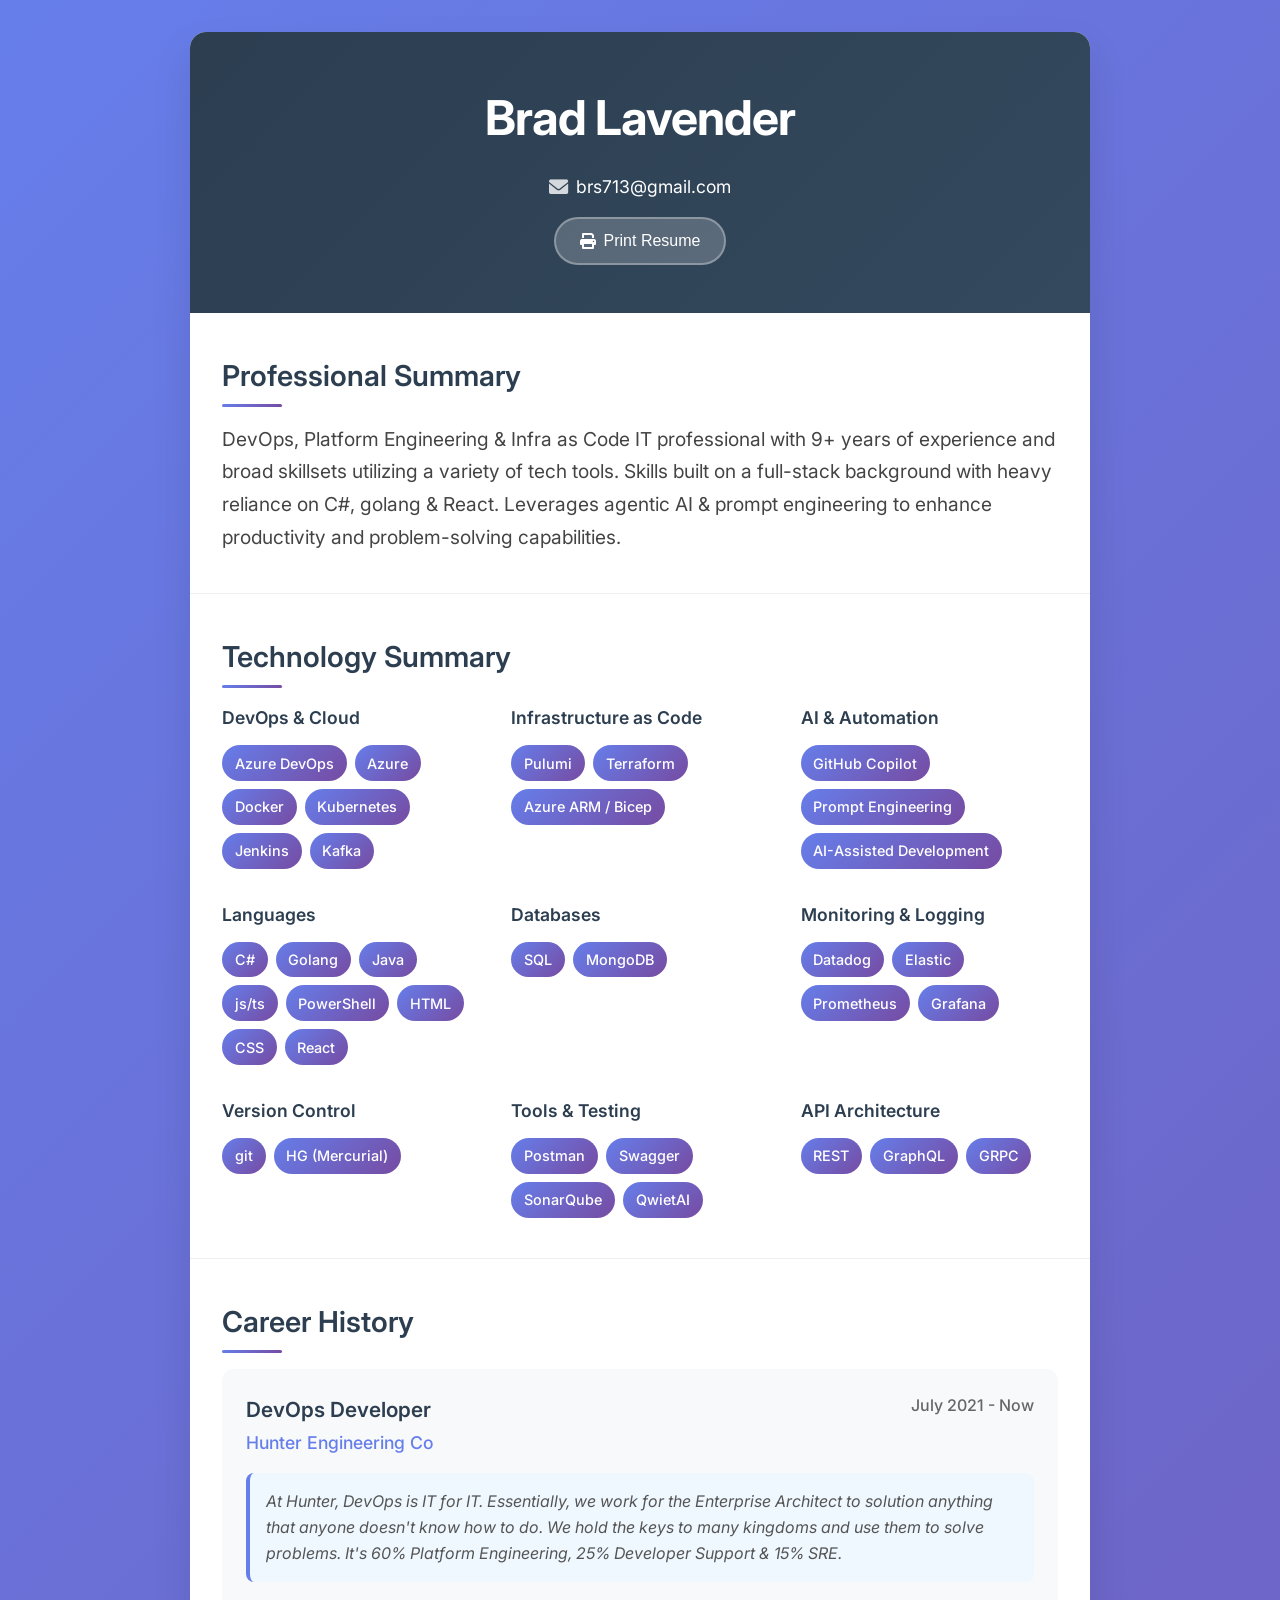
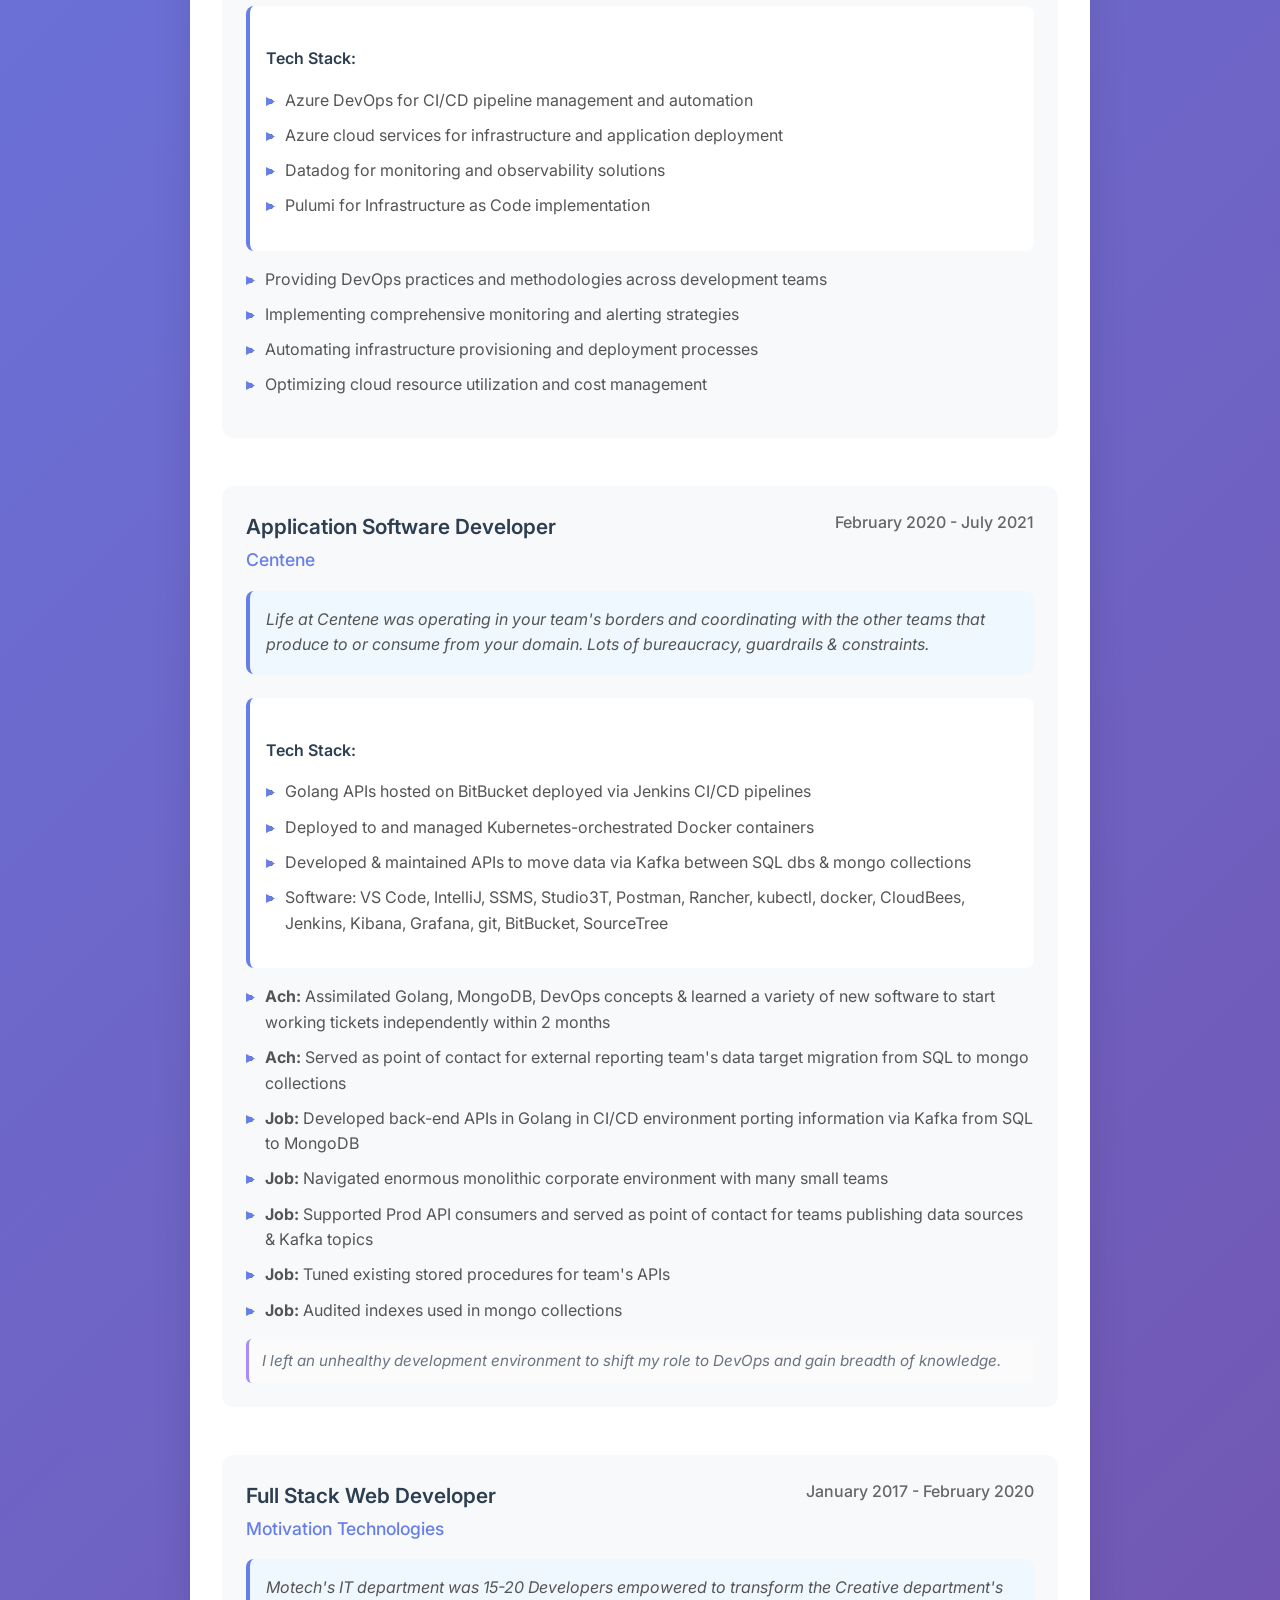
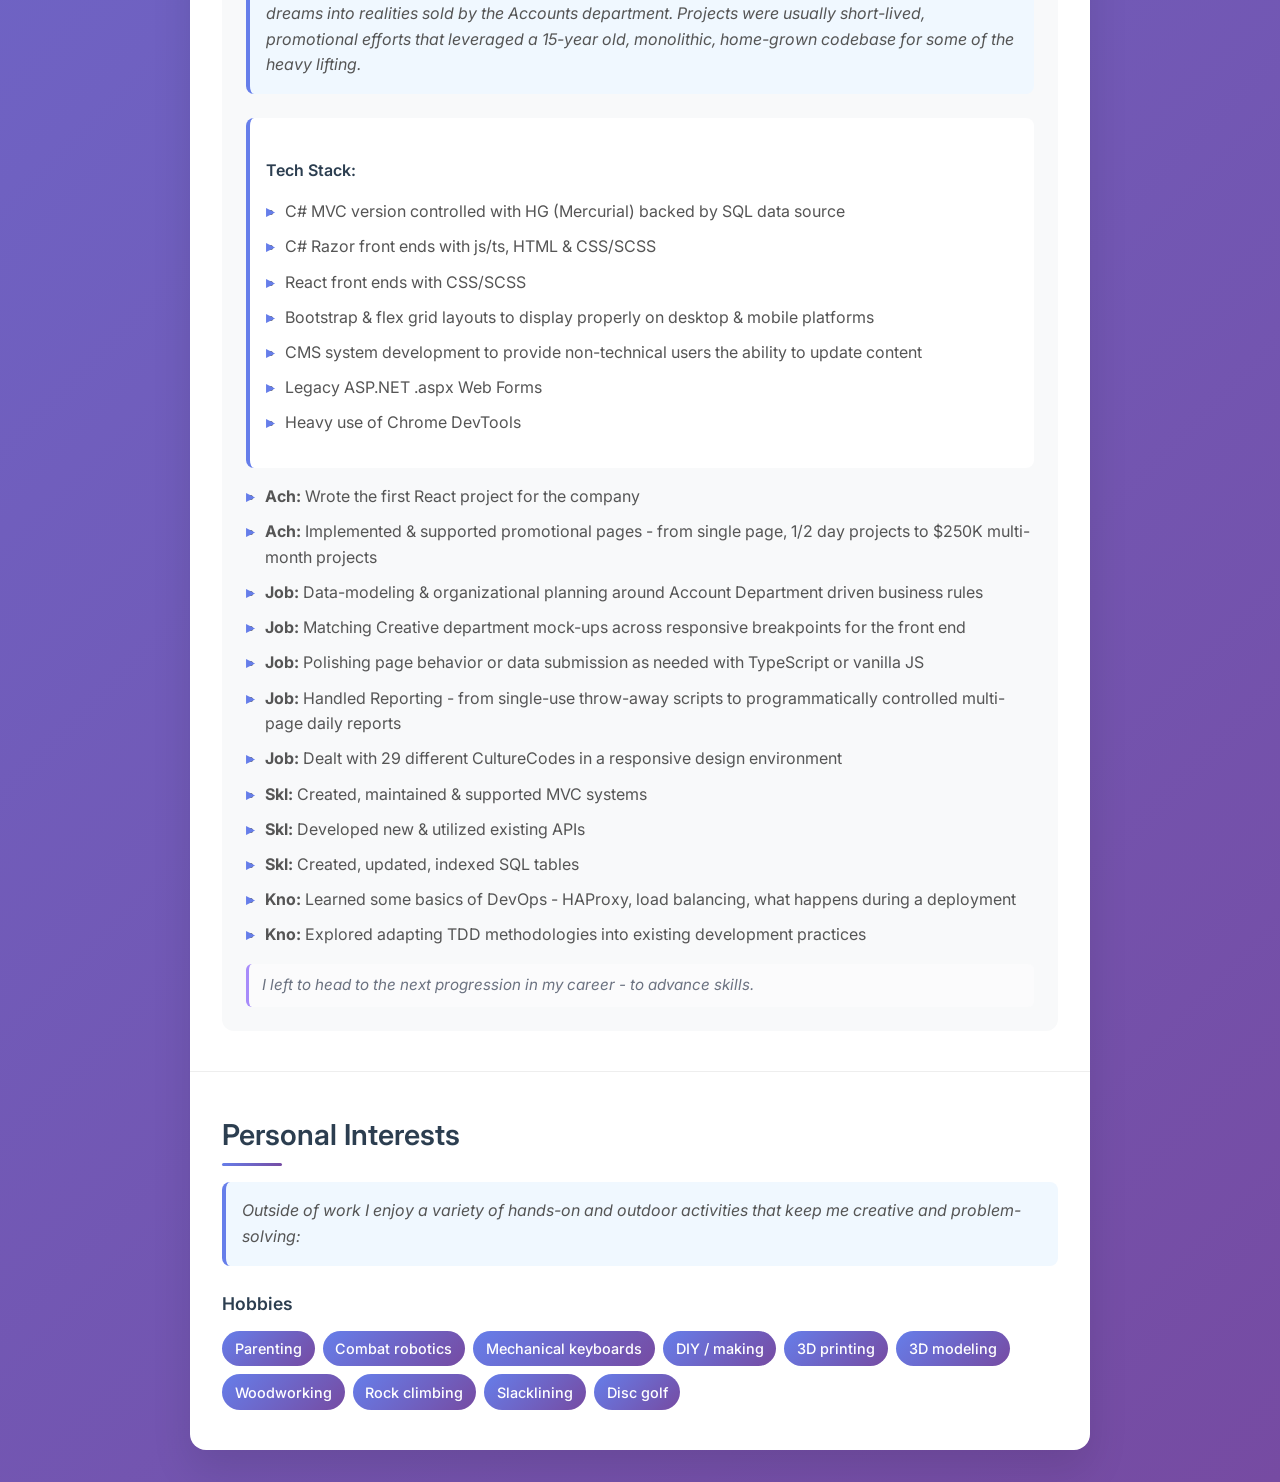
<file: index.html>
<!DOCTYPE html>
<html lang="en">
<head>
  <meta charset="utf-8">
  <meta name="viewport" content="width=device-width,initial-scale=1">
  <title></title>
  <link rel="stylesheet" href="styles.css">
  <script src="data/resume-data.js"></script>
  <link href="https://fonts.googleapis.com/css2?family=Inter:wght@300;400;500;600;700&display=swap" rel="stylesheet">
  <link rel="stylesheet" href="https://cdnjs.cloudflare.com/ajax/libs/font-awesome/6.0.0/css/all.min.css">
</head>
<body>
  <div id="resume-root"></div>

  <script src="site-render.js"></script>
  <script src="script.js"></script>
</body>
</html>
</file>
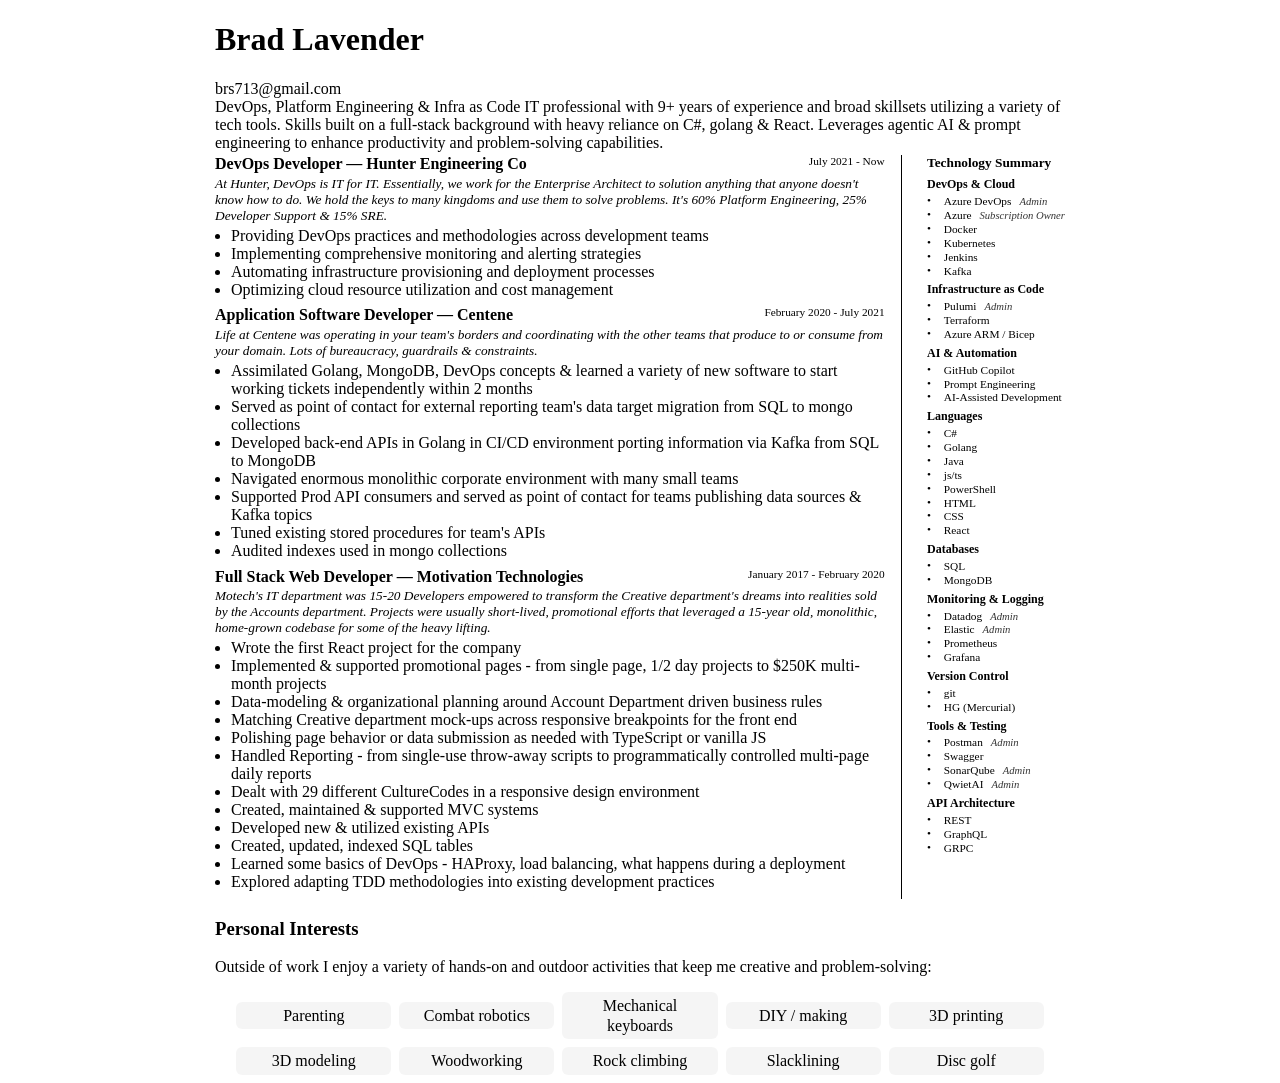
<file: print/print.html>
<!doctype html>
<html lang="en">
<head>
  <meta charset="utf-8">
  <meta name="viewport" content="width=device-width,initial-scale=1">
  <title>Brad Lavender - Resume (Print)</title>
  <link rel="stylesheet" href="print.css">
</head>
<body>
  <div id="print-root"></div>

  <script src="../data/resume-data.js"></script>
  <script src="print-render.js"></script>
</body>
</html>
</file>
<file: styles.css>
/* Reset and Base Styles */
* {
    margin: 0;
    padding: 0;
    box-sizing: border-box;
}

body {
    font-family: 'Inter', -apple-system, BlinkMacSystemFont, 'Segoe UI', Roboto, sans-serif;
    line-height: 1.6;
    color: #333;
    background: linear-gradient(135deg, #667eea 0%, #764ba2 100%);
    min-height: 100vh;
    padding: 2rem 1rem;
}

.container {
    max-width: 900px;
    margin: 0 auto;
    background: white;
    border-radius: 16px;
    box-shadow: 0 20px 40px rgba(0, 0, 0, 0.1);
    overflow: hidden;
    animation: fadeInUp 0.8s ease-out;
}

@keyframes fadeInUp {
    from {
        opacity: 0;
        transform: translateY(30px);
    }
    to {
        opacity: 1;
        transform: translateY(0);
    }
}

/* Header Styles */
.header {
    background: linear-gradient(135deg, #2c3e50 0%, #34495e 100%);
    color: white;
    padding: 3rem 2rem;
    text-align: center;
}

.header-content {
    max-width: 600px;
    margin: 0 auto;
}

.name {
    font-size: 3rem;
    font-weight: 700;
    margin-bottom: 1rem;
    letter-spacing: -0.02em;
}

.contact-info {
    display: flex;
    justify-content: center;
    gap: 2rem;
    flex-wrap: wrap;
}

.contact-item {
    display: flex;
    align-items: center;
    gap: 0.5rem;
    font-size: 1.1rem;
}

.contact-item i {
    font-size: 1.2rem;
    opacity: 0.8;
}

.contact-item a {
    color: white;
    text-decoration: none;
    transition: all 0.3s ease;
}

.contact-item a:hover {
    opacity: 0.8;
    transform: translateY(-1px);
}

/* Section Styles */
.section {
    padding: 2.5rem 2rem;
    border-bottom: 1px solid #eee;
}

.section:last-child {
    border-bottom: none;
}

.section-title {
    font-size: 1.8rem;
    font-weight: 600;
    color: #2c3e50;
    margin-bottom: 1.5rem;
    position: relative;
    display: inline-block;
}

.section-title::after {
    content: '';
    position: absolute;
    bottom: -8px;
    left: 0;
    width: 60px;
    height: 3px;
    background: linear-gradient(135deg, #667eea, #764ba2);
    border-radius: 2px;
}

.section-content {
    color: #555;
}

/* Professional Summary */
.summary-text {
    font-size: 1.2rem;
    line-height: 1.7;
    color: #444;
    font-weight: 400;
}

/* Technology Summary */
.tech-grid {
    display: grid;
    grid-template-columns: repeat(auto-fit, minmax(200px, 1fr));
    gap: 2rem;
}

.tech-category h3 {
    font-size: 1.1rem;
    font-weight: 600;
    color: #2c3e50;
    margin-bottom: 0.8rem;
}

.tech-tags {
    display: flex;
    flex-wrap: wrap;
    gap: 0.5rem;
}

/* Center tags for Personal Interests only */
.personal-interests .tech-grid {
    justify-items: center;
}

.personal-interests .tech-category {
    display: flex;
    flex-direction: column;
    align-items: stretch; /* keep heading left-aligned */
}

.personal-interests .tech-category h3 {
    text-align: left;
}

.personal-interests .tech-tags {
    justify-content: center; /* center the tag chips only */
}

.tech-tag {
    background: linear-gradient(135deg, #667eea, #764ba2);
    color: white;
    padding: 0.4rem 0.8rem;
    border-radius: 20px;
    font-size: 0.9rem;
    font-weight: 500;
    transition: all 0.3s ease;
}

.tech-tag:hover {
    transform: translateY(-2px);
    box-shadow: 0 4px 8px rgba(102, 126, 234, 0.3);
}

/* Career History */
.job {
    margin-bottom: 3rem;
    padding: 1.5rem;
    border-radius: 12px;
    background: #f8f9fa;
    transition: all 0.3s ease;
}

.job:hover {
    transform: translateY(-2px);
    box-shadow: 0 8px 16px rgba(0, 0, 0, 0.1);
}

.job:last-child {
    margin-bottom: 0;
}

.job-header {
    display: flex;
    justify-content: space-between;
    align-items: flex-start;
    margin-bottom: 1rem;
    flex-wrap: wrap;
    gap: 1rem;
}

.job-title {
    font-size: 1.3rem;
    font-weight: 600;
    color: #2c3e50;
    margin-bottom: 0.2rem;
}

.company {
    font-size: 1.1rem;
    font-weight: 500;
    color: #667eea;
}

.job-date {
    font-size: 1rem;
    color: #666;
    font-weight: 500;
    white-space: nowrap;
}

.job-content h5 {
    font-size: 1rem;
    font-weight: 600;
    color: #2c3e50;
    margin: 1.5rem 0 0.5rem 0;
}

.achievements,
.tech-details,
.method-details {
    margin: 1rem 0;
    padding-left: 1.2rem;
}

.achievements li,
.tech-details li,
.method-details li {
    margin-bottom: 0.6rem;
    line-height: 1.6;
    position: relative;
}

.achievements li::before,
.tech-details li::before,
.method-details li::before {
    content: '▸';
    color: #667eea;
    font-weight: bold;
    position: absolute;
    left: -1.2rem;
    top: 0;
}

.tech-stack,
.methodology,
.tech-details-section {
    margin-top: 1.5rem;
    padding: 1rem;
    background: white;
    border-radius: 8px;
    border-left: 4px solid #667eea;
}

.job-description {
    font-style: italic;
    color: #555;
    background: #f0f8ff;
    padding: 1rem;
    border-radius: 8px;
    border-left: 4px solid #667eea;
    margin-bottom: 1.5rem;
    line-height: 1.6;
}

/* Exit explanation: single-line reason for leaving a role */
.exit-explanation {
    margin-top: 0.8rem;
    font-size: 0.95rem;
    color: #6b7280; /* muted slate */
    font-style: italic;
    background: #fbfbfc;
    padding: 0.6rem 0.8rem;
    border-radius: 6px;
    border-left: 3px solid #a78bfa; /* lighter accent */
}


/* Responsive Design */
@media (max-width: 768px) {
    body {
        padding: 1rem 0.5rem;
    }

    .container {
        border-radius: 8px;
    }

    .header {
        padding: 2rem 1rem;
    }

    .name {
        font-size: 2.2rem;
    }

    .contact-info {
        flex-direction: column;
        gap: 1rem;
    }

    .section {
        padding: 2rem 1rem;
    }

    .section-title {
        font-size: 1.5rem;
    }

    .tech-grid {
        grid-template-columns: 1fr;
        gap: 1.5rem;
    }

    .job-header {
        flex-direction: column;
        align-items: flex-start;
    }

    .job-date {
        font-size: 0.9rem;
    }
}

@media (max-width: 480px) {
    .name {
        font-size: 1.8rem;
    }

    .section {
        padding: 1.5rem 0.8rem;
    }

    .job {
        padding: 1rem;
    }
}

/* Print styles have been moved to print/print.css. */

/* Hide injected print DOM only when viewing on screen; allow print/print.css (media=print) to show it in Print Preview */
@media screen {
    #print-root { display: none !important; }
}
</file>
<file: print/print.css>
/* Print-only stylesheet for a concise resume */
@media print {
	/* Hide everything except the print root so the normal site (index.html) doesn't print */
	body > *:not(#print-root) { display: none !important; }
	#print-root { display: block !important; max-width: 850px; margin: 0 auto; }
	/* set page padding: top 0.25in, other sides 0.4in */
	body { font-family: 'Inter', sans-serif; color: #000; margin: 0; padding: 0.25in 0.4in 0.4in 0.4in; }

	/* header in normal flow, aligned baseline */
	.pr-header { display: flex; justify-content: space-between; align-items: flex-end; margin: 0 0 0.03in 0; }
	.pr-header-left { flex: 1 1 auto; }
	.pr-header-right { flex: 0 0 auto; text-align: right; }
}

/* When opened standalone (or when link.media='all' during preview), allow layout rules to apply */
#print-root { max-width: 850px; margin: 0 auto; }

/* Layout: header and summary stack above a two-column content area */
.print-layout { display: block; }
.pr-columns { display: flex; gap: 0.6rem; align-items: stretch; justify-content: space-between; }

/* Main column grows to fill remaining space */
.pl-main { flex: 1 1 auto; }

/* Sidebar (Tech Summary) should shrink to fit the longest item and sit at the right edge */
.pl-side { flex: 0 0 auto; position: relative; width: -moz-fit-content; width: max-content; box-sizing: content-box; margin-left: auto; }
.pl-side-inner { padding-left: 0.6rem; /* gap between separator and text */ }

/* DOM separator element placed between columns for reliable printing */
.pl-sep { width: 2px; background: rgba(0,0,0,1); margin-left: 0.4rem; margin-right: 0.4rem; align-self: stretch; display: block; }

/* Tech Summary title and sidebar content - left-align content inside the sidebar so the text block starts after the separator */
.tech-summary-title { font-size: 10pt; margin: 0 0 0.4rem 0; text-align: left; font-weight: 700; }
.pl-side .side-cat { margin-bottom: 0.06in; text-align: left; /* prevent splitting across pages when possible */ break-inside: avoid; page-break-inside: avoid; }
.pl-side .side-cat h4 { font-size: 9pt; margin: 0 0 0.03in 0; font-weight: 600; }
.pl-side .side-cat ul { margin: 0; padding-left: 0; font-size: 8.5pt; list-style: none; }
/* Make each list item block-level so it cannot force the sidebar wider than the headings. */
.pl-side .side-cat li { display: block; font-size: 8.5pt; margin-bottom: 0.12rem; position: relative; }
.manual-bullet { display: inline-block; width: 0.8rem; text-align: left; margin-right: 0.25rem; color: rgba(0,0,0,1); font-size: 8.5pt; line-height: 1; vertical-align: top; }
/* Allow tag text to wrap within the sidebar width so it doesn't expand the column; remove padding that previously reserved inline space. */
.manual-text { display: inline-block; position: relative; padding-right: 0; white-space: normal; overflow-wrap: anywhere; word-break: break-word; max-width: 100%; }

/* Role metadata rendered after tag names in the print sidebar */
.pr-role { font-style: italic; margin-left: 0.5rem; color: rgba(0,0,0,0.8); font-size: 8pt; }


/* Career and job styles */
.pr-summary { margin: 0 0 0.03in 0; }
.pr-career { margin-top: 0; }
.pr-job { margin: 0 0 0.08in 0; }
.pr-job-h { display: flex; justify-content: space-between; }
.pr-job-title { font-weight: 600; }
.pr-job-date { font-size: 8.5pt; }
.pr-job-desc { font-size: 10pt; margin: 0.03in 0; font-style: italic; }

/* keep default break behavior (removed forced break-avoid rules) */
.pr-achs { margin: 0; padding-left: 1rem; }
.pr-personal { margin-top: 0.12in; width: 100%; display: block; }

	/* Personal Interests: centered grid, 5 items per row, near-full column width */
	.pr-personal .pr-tags {
		display: grid;
		grid-template-columns: repeat(5, 1fr);
		gap: 0.5rem;
		margin-top: 0.35rem;
		width: 95%;
		margin-left: auto;
		margin-right: auto;
		justify-items: center;
		align-items: center;
	}
	.pr-personal .pr-tag {
		display: block;
		width: 100%;
		box-sizing: border-box;
		text-align: center;
		padding: 0.22rem 0.4rem;
		background: rgba(0,0,0,0.04);
		border-radius: 6px;
		font-size: 12pt;
		line-height: 1.25;
		overflow-wrap: anywhere;
	}
</file>
